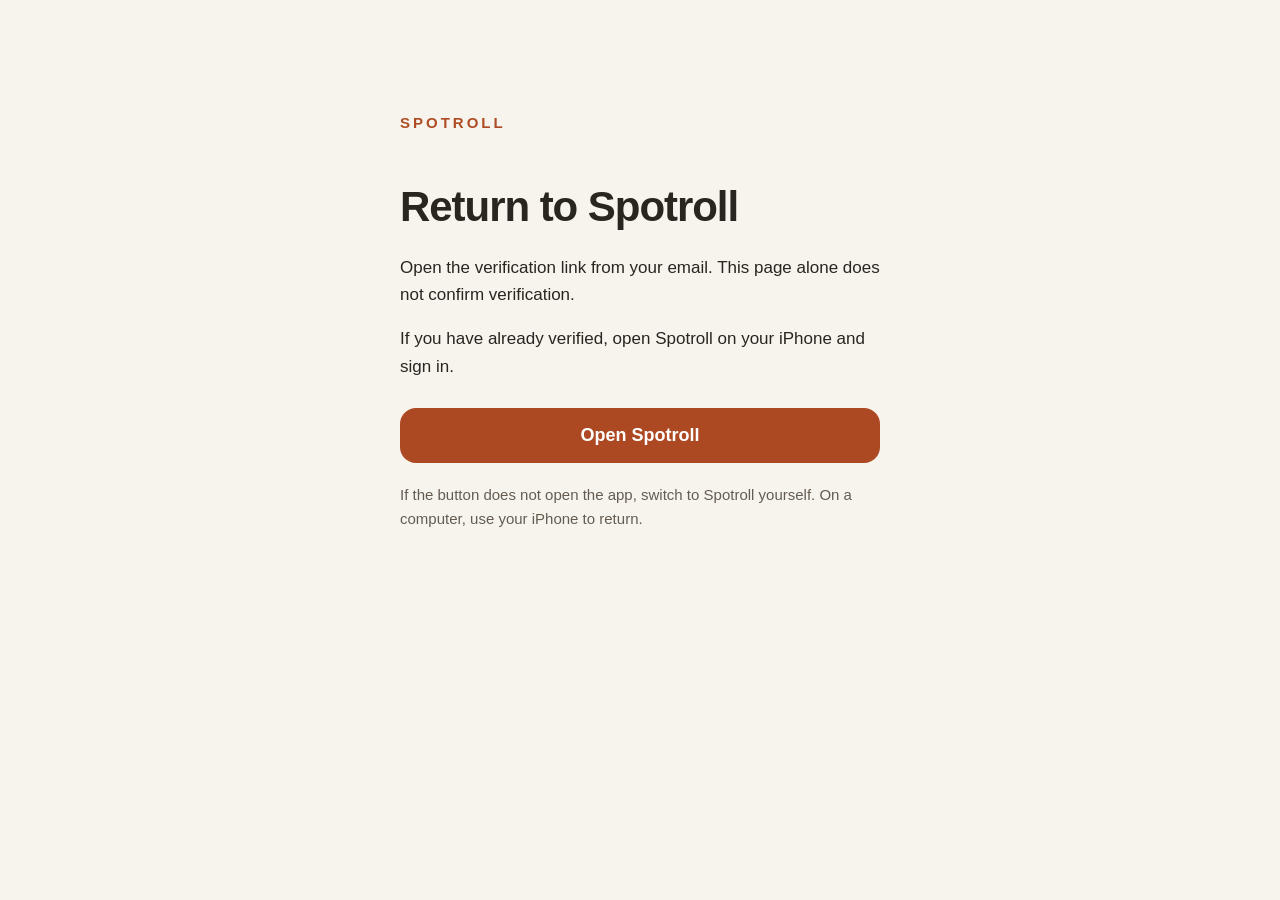
<file: index.html>
<!doctype html>
<html lang="en"><head><meta charset="utf-8"><meta name="viewport" content="width=device-width, initial-scale=1">
<meta name="referrer" content="no-referrer"><meta name="robots" content="noindex, nofollow">
<meta http-equiv="Content-Security-Policy" content="default-src 'none'; style-src 'self'; base-uri 'none'; form-action 'none'">
<title>Return to Spotroll</title><link rel="stylesheet" href="verify/style.css"></head>
<body><main><p class="brand">SPOTROLL</p><h1>Return to Spotroll</h1><p>Open the verification link from your email. This page alone does not confirm verification.</p>
<p>If you have already verified, open Spotroll on your iPhone and sign in.</p><a class="button" href="scrapi://auth-callback">Open Spotroll</a>
<p class="help">If the button does not open the app, switch to Spotroll yourself. On a computer, use your iPhone to return.</p></main></body></html>
</file>
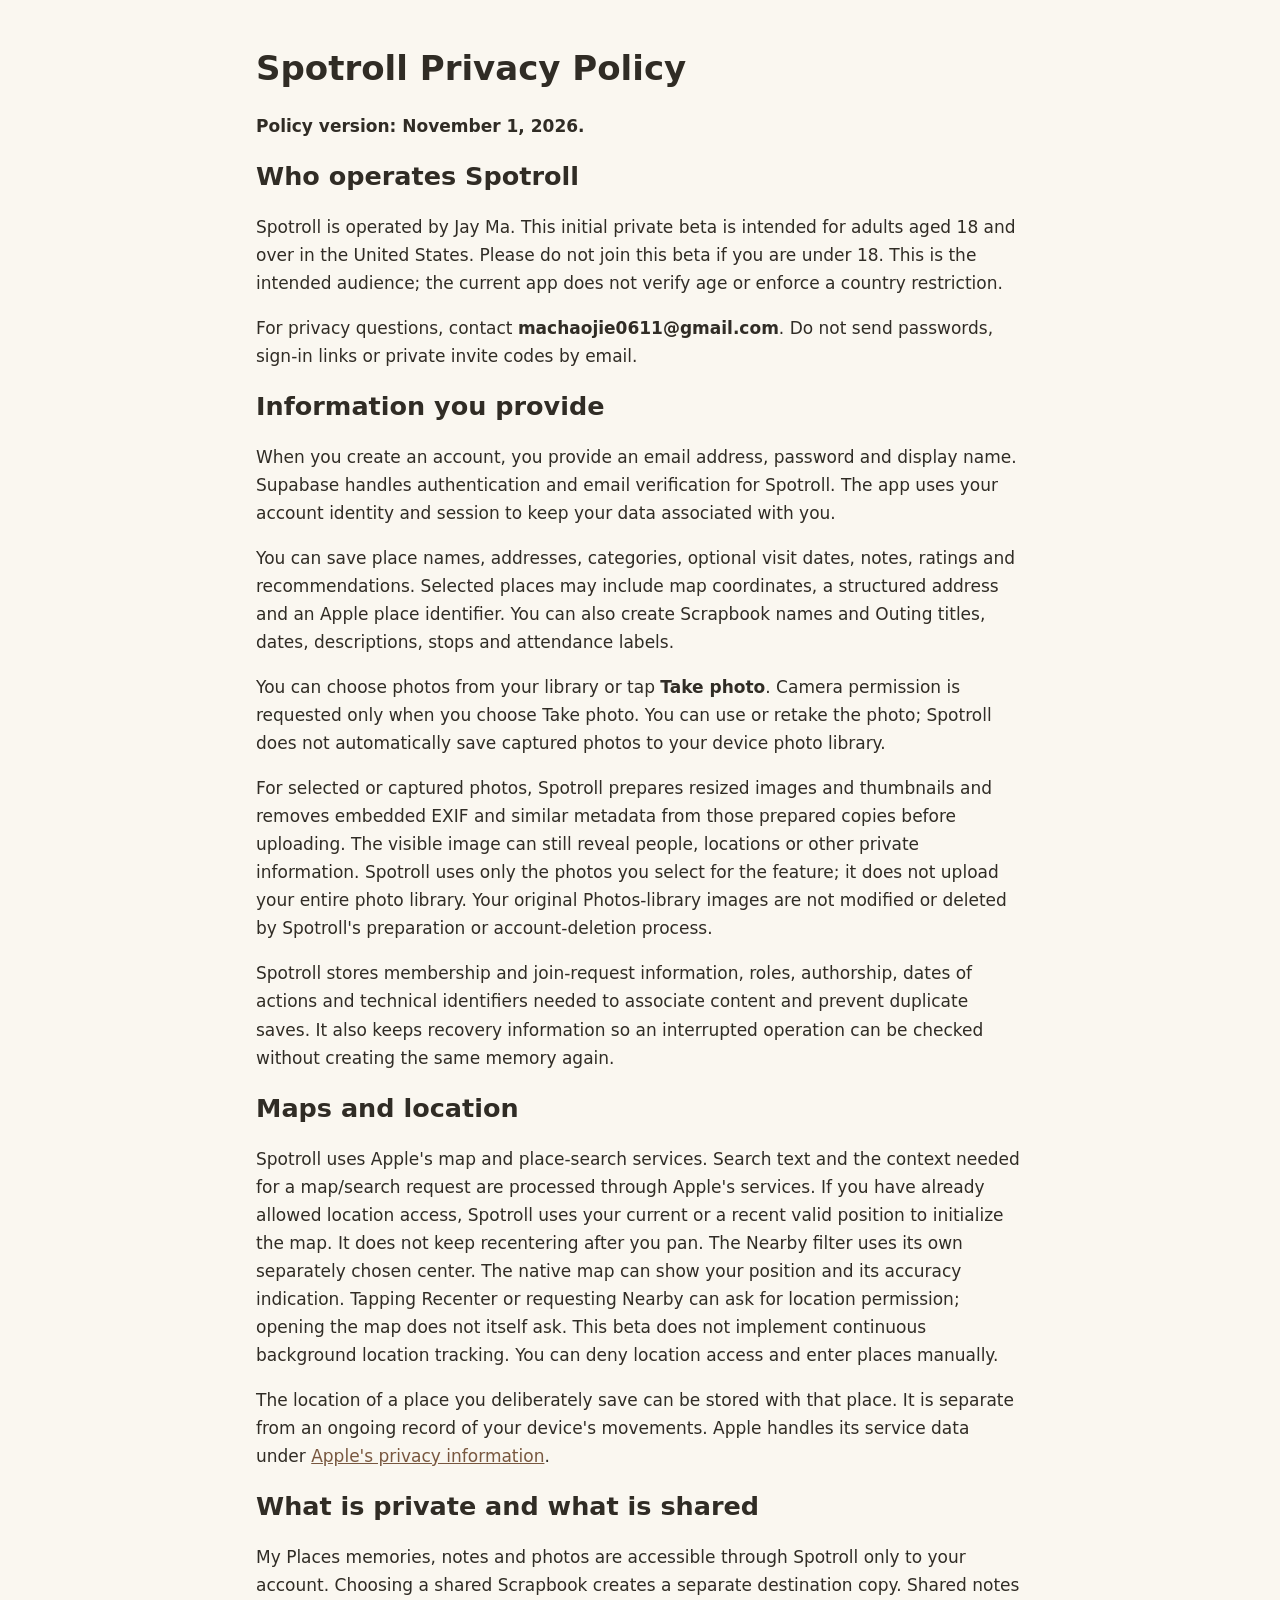
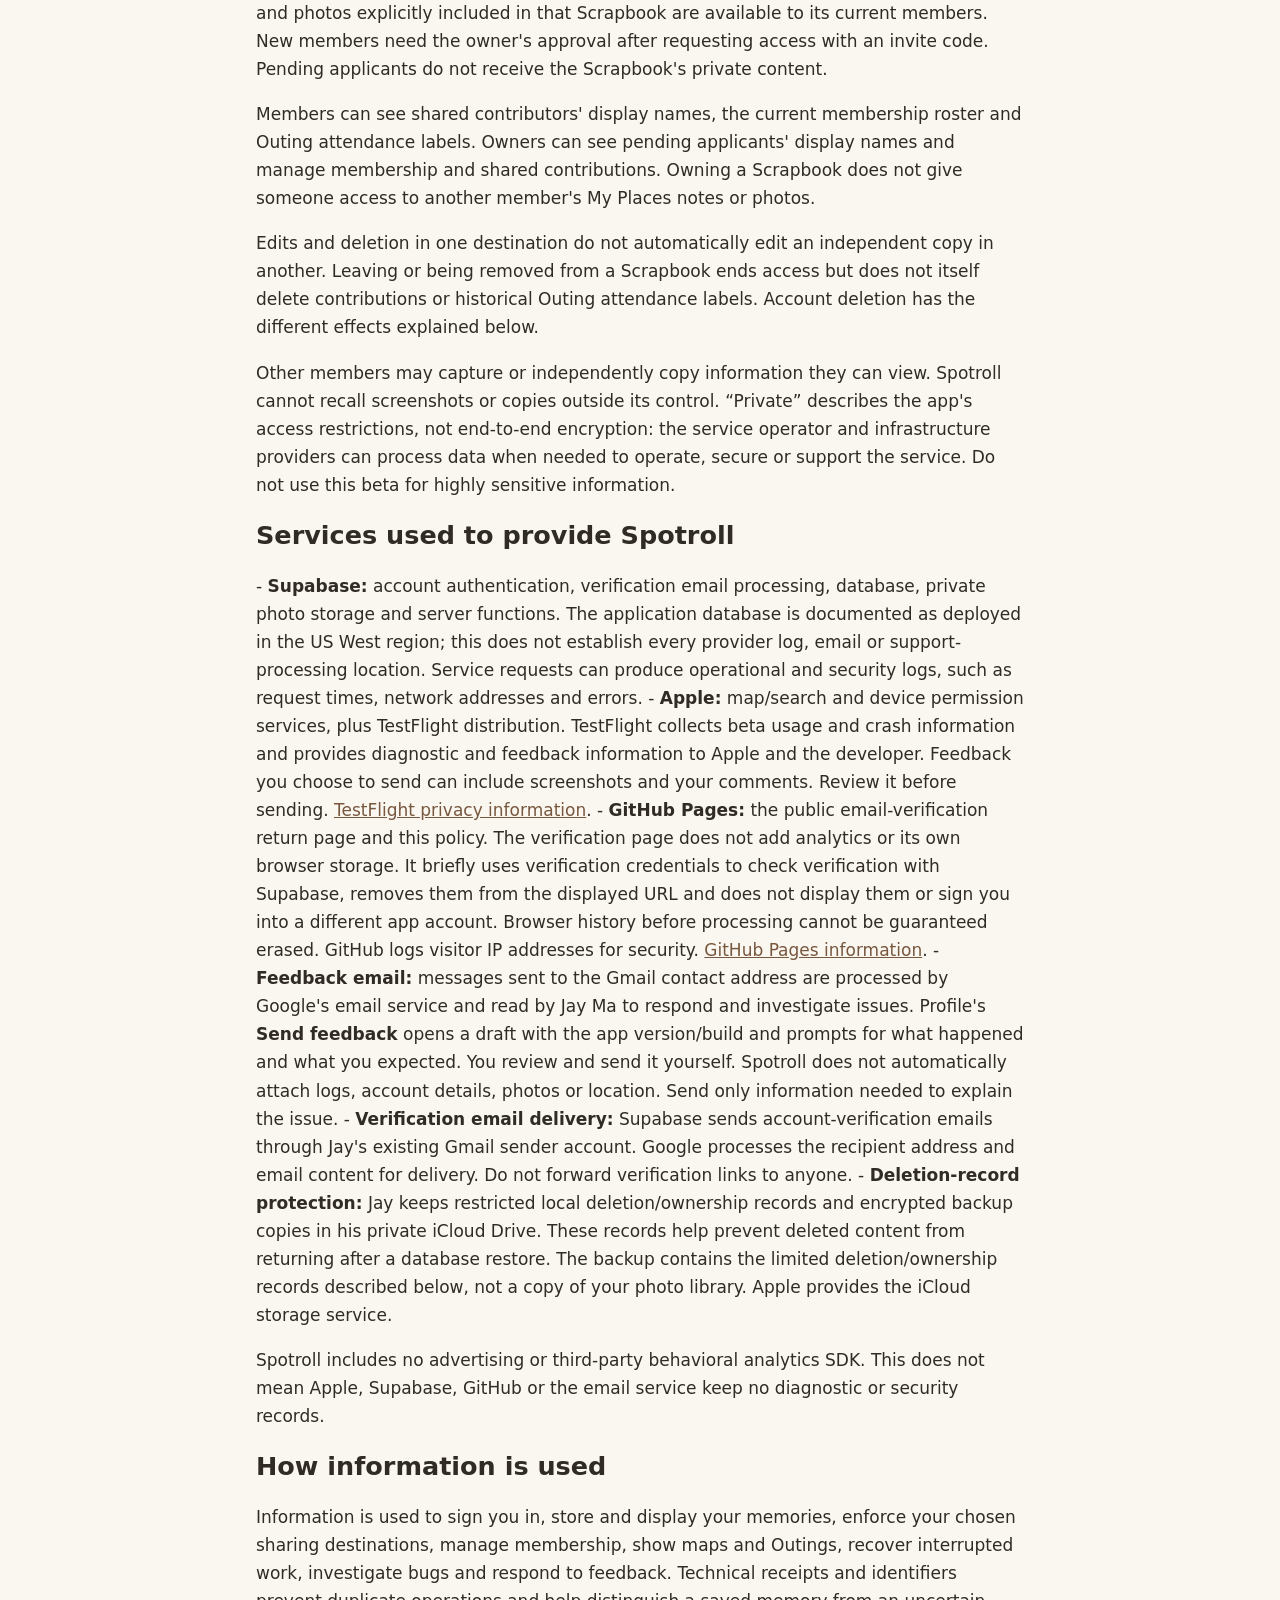
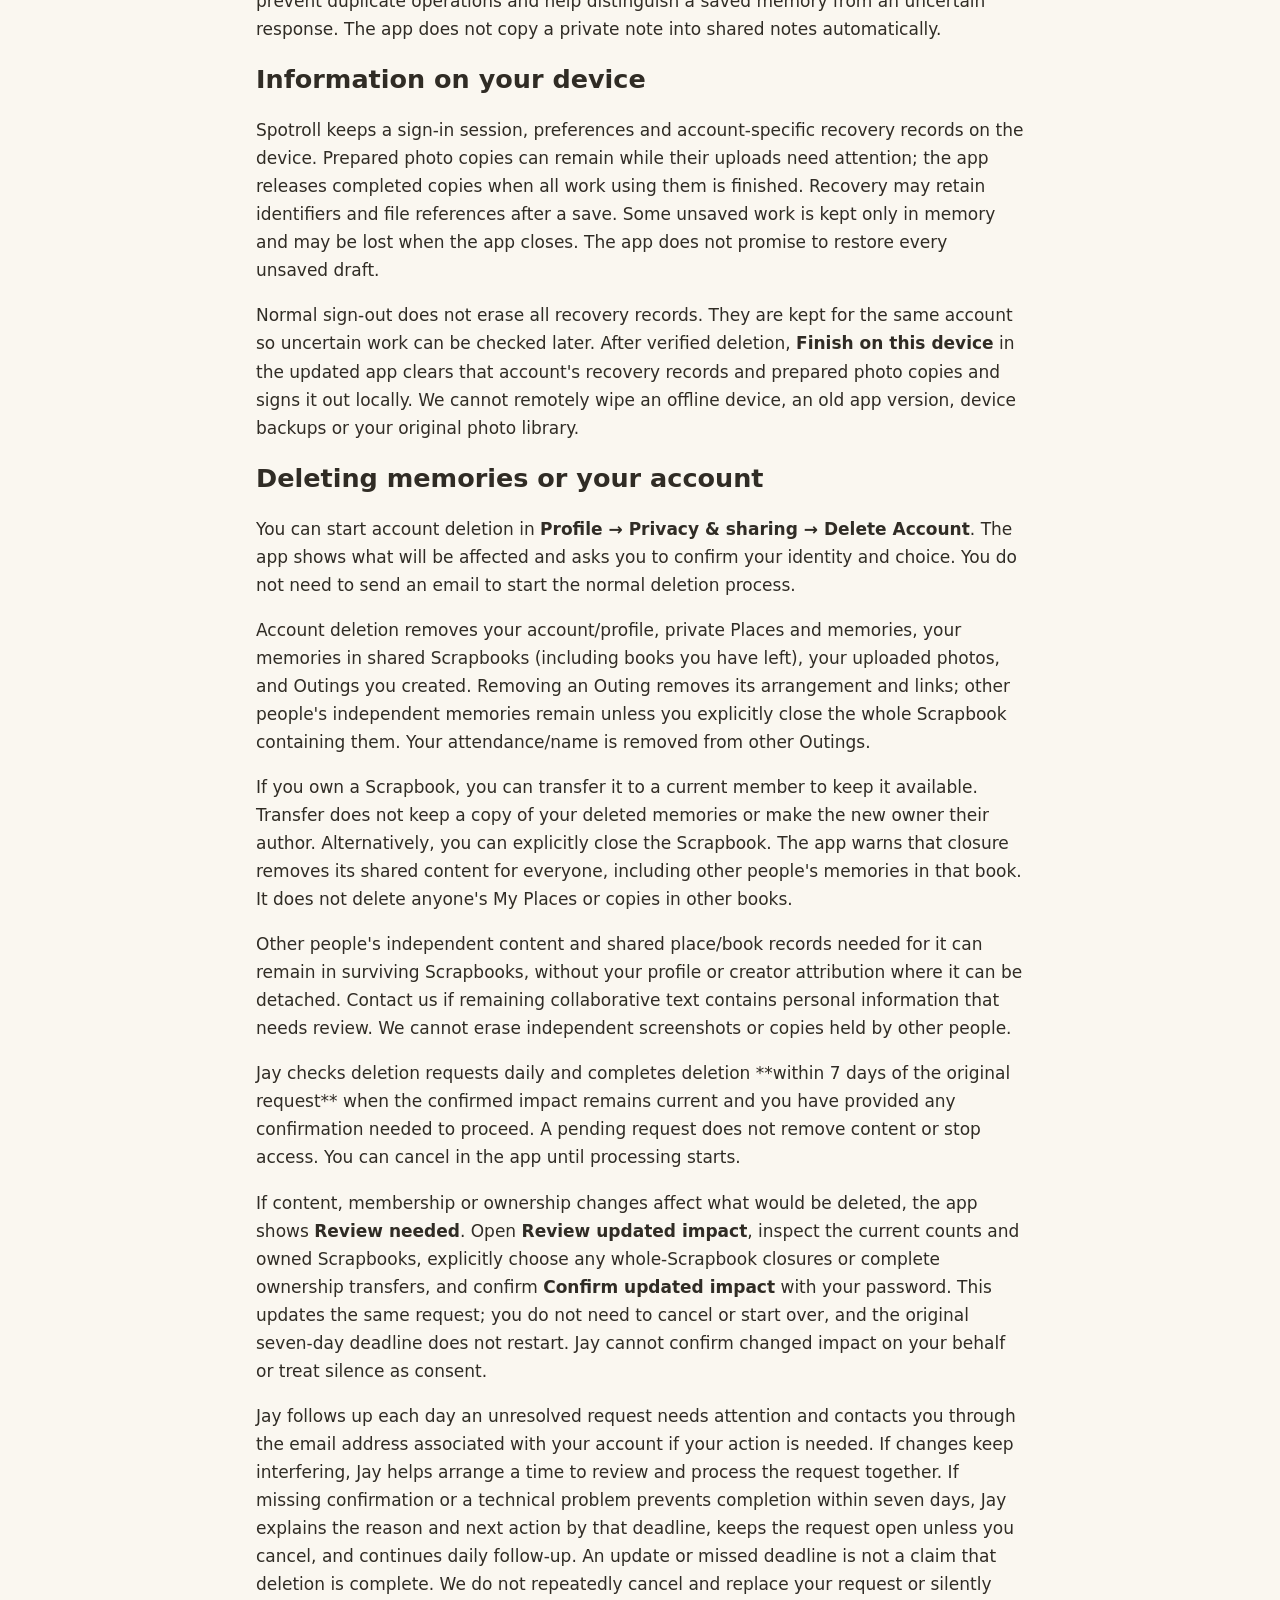
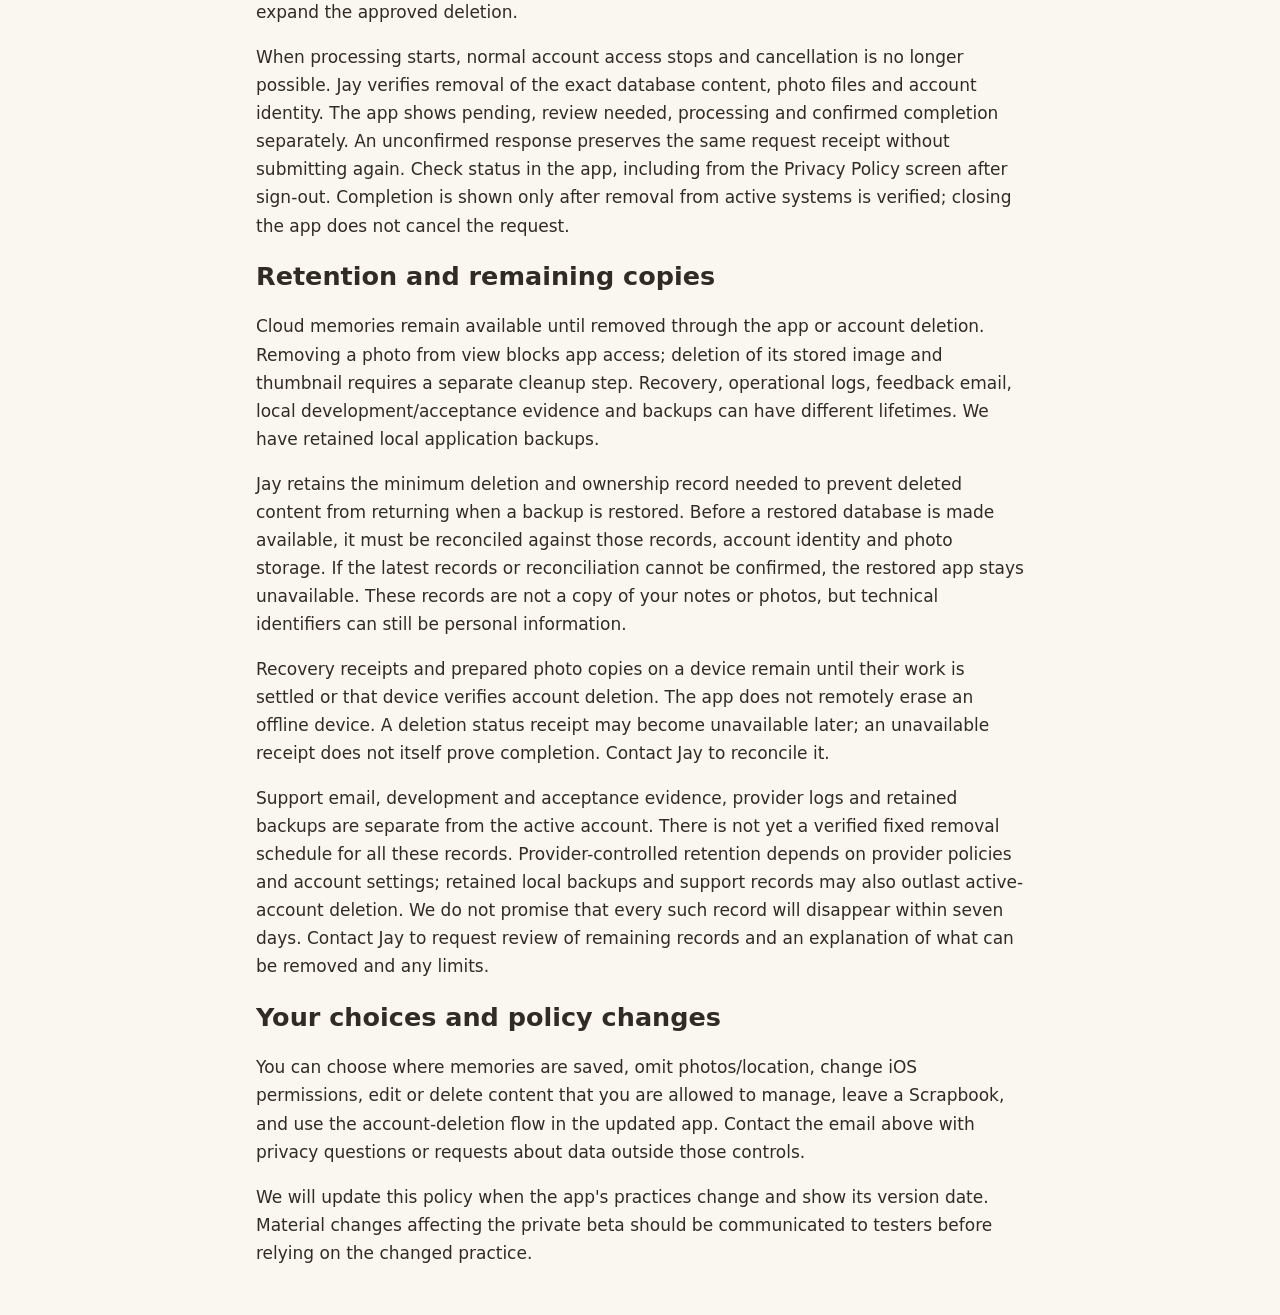
<file: privacy/index.html>
<!doctype html><html lang="en"><meta charset="utf-8"><meta name="viewport" content="width=device-width,initial-scale=1"><meta http-equiv="Content-Security-Policy" content="default-src 'none'; style-src 'unsafe-inline'; base-uri 'none'; form-action 'none'"><title>Spotroll Privacy Policy</title><style>body{max-width:48rem;margin:3rem auto;padding:0 1.4rem;font:17px/1.65 system-ui;color:#302c25;background:#faf7f0}h1,h2{line-height:1.2}a{color:#78573f}</style><main><h1>Spotroll Privacy Policy</h1><p><strong>Policy version: November 1, 2026.</strong></p><h2>Who operates Spotroll</h2><p>Spotroll is operated by Jay Ma. This initial private beta is intended for adults aged 18 and over in the United States. Please do not join this beta if you are under 18. This is the intended audience; the current app does not verify age or enforce a country restriction.</p><p>For privacy questions, contact <strong>machaojie0611@gmail.com</strong>. Do not send passwords, sign-in links or private invite codes by email.</p><h2>Information you provide</h2><p>When you create an account, you provide an email address, password and display name. Supabase handles authentication and email verification for Spotroll. The app uses your account identity and session to keep your data associated with you.</p><p>You can save place names, addresses, categories, optional visit dates, notes, ratings and recommendations. Selected places may include map coordinates, a structured address and an Apple place identifier. You can also create Scrapbook names and Outing titles, dates, descriptions, stops and attendance labels.</p><p>You can choose photos from your library or tap <strong>Take photo</strong>. Camera permission is requested only when you choose Take photo. You can use or retake the photo; Spotroll does not automatically save captured photos to your device photo library.</p><p>For selected or captured photos, Spotroll prepares resized images and thumbnails and removes embedded EXIF and similar metadata from those prepared copies before uploading. The visible image can still reveal people, locations or other private information. Spotroll uses only the photos you select for the feature; it does not upload your entire photo library. Your original Photos-library images are not modified or deleted by Spotroll&#x27;s preparation or account-deletion process.</p><p>Spotroll stores membership and join-request information, roles, authorship, dates of actions and technical identifiers needed to associate content and prevent duplicate saves. It also keeps recovery information so an interrupted operation can be checked without creating the same memory again.</p><h2>Maps and location</h2><p>Spotroll uses Apple&#x27;s map and place-search services. Search text and the context needed for a map/search request are processed through Apple&#x27;s services. If you have already allowed location access, Spotroll uses your current or a recent valid position to initialize the map. It does not keep recentering after you pan. The Nearby filter uses its own separately chosen center. The native map can show your position and its accuracy indication. Tapping Recenter or requesting Nearby can ask for location permission; opening the map does not itself ask. This beta does not implement continuous background location tracking. You can deny location access and enter places manually.</p><p>The location of a place you deliberately save can be stored with that place. It is separate from an ongoing record of your device&#x27;s movements. Apple handles its service data under <a href="https://www.apple.com/legal/privacy/data/en/apple-maps/" rel="noreferrer">Apple&#x27;s privacy information</a>.</p><h2>What is private and what is shared</h2><p>My Places memories, notes and photos are accessible through Spotroll only to your account. Choosing a shared Scrapbook creates a separate destination copy. Shared notes and photos explicitly included in that Scrapbook are available to its current members. New members need the owner&#x27;s approval after requesting access with an invite code. Pending applicants do not receive the Scrapbook&#x27;s private content.</p><p>Members can see shared contributors&#x27; display names, the current membership roster and Outing attendance labels. Owners can see pending applicants&#x27; display names and manage membership and shared contributions. Owning a Scrapbook does not give someone access to another member&#x27;s My Places notes or photos.</p><p>Edits and deletion in one destination do not automatically edit an independent copy in another. Leaving or being removed from a Scrapbook ends access but does not itself delete contributions or historical Outing attendance labels. Account deletion has the different effects explained below.</p><p>Other members may capture or independently copy information they can view. Spotroll cannot recall screenshots or copies outside its control. “Private” describes the app&#x27;s access restrictions, not end-to-end encryption: the service operator and infrastructure providers can process data when needed to operate, secure or support the service. Do not use this beta for highly sensitive information.</p><h2>Services used to provide Spotroll</h2><p>- <strong>Supabase:</strong> account authentication, verification email processing, database,   private photo storage and server functions. The application database is documented as deployed in the US West region; this   does not establish every provider log,   email or support-processing location. Service requests can produce operational   and security logs, such as request times, network addresses and errors. - <strong>Apple:</strong> map/search and device permission services, plus TestFlight distribution.   TestFlight collects beta usage and crash information and provides diagnostic and   feedback information to Apple and the developer. Feedback you choose to send can   include screenshots and your comments. Review it before sending.   <a href="https://www.apple.com/legal/privacy/data/en/test-flight/" rel="noreferrer">TestFlight privacy information</a>. - <strong>GitHub Pages:</strong> the public email-verification return page and this policy. The verification page does not add analytics or its own browser   storage. It briefly uses verification credentials to check verification with   Supabase, removes them from the displayed URL and does not display them or sign   you into a different app account. Browser history before processing cannot be   guaranteed erased. GitHub logs visitor IP addresses for security.   <a href="https://docs.github.com/en/pages/getting-started-with-github-pages/what-is-github-pages" rel="noreferrer">GitHub Pages information</a>. - <strong>Feedback email:</strong> messages sent to the Gmail contact address are processed by   Google&#x27;s email service and read by Jay Ma to respond and investigate issues.   Profile&#x27;s <strong>Send feedback</strong> opens a draft with the app version/build and prompts   for what happened and what you expected. You review and send it yourself. Spotroll   does not automatically attach logs, account details, photos or location. Send   only information needed to explain the issue. - <strong>Verification email delivery:</strong> Supabase sends account-verification emails through   Jay&#x27;s existing Gmail sender account. Google processes the recipient address and   email content for delivery. Do not forward verification links to anyone. - <strong>Deletion-record protection:</strong> Jay keeps restricted local deletion/ownership   records and encrypted backup copies in his private iCloud Drive. These records   help prevent deleted content from returning after a database restore. The backup   contains the limited deletion/ownership records described below, not a copy of   your photo library. Apple provides the iCloud storage service.</p><p>Spotroll includes no advertising or third-party behavioral analytics SDK. This does not mean Apple, Supabase, GitHub or the email service keep no diagnostic or security records.</p><h2>How information is used</h2><p>Information is used to sign you in, store and display your memories, enforce your chosen sharing destinations, manage membership, show maps and Outings, recover interrupted work, investigate bugs and respond to feedback. Technical receipts and identifiers prevent duplicate operations and help distinguish a saved memory from an uncertain response. The app does not copy a private note into shared notes automatically.</p><h2>Information on your device</h2><p>Spotroll keeps a sign-in session, preferences and account-specific recovery records on the device. Prepared photo copies can remain while their uploads need attention; the app releases completed copies when all work using them is finished. Recovery may retain identifiers and file references after a save. Some unsaved work is kept only in memory and may be lost when the app closes. The app does not promise to restore every unsaved draft.</p><p>Normal sign-out does not erase all recovery records. They are kept for the same account so uncertain work can be checked later. After verified deletion, <strong>Finish on this device</strong> in the updated app clears that account&#x27;s recovery records and prepared photo copies and signs it out locally. We cannot remotely wipe an offline device, an old app version, device backups or your original photo library.</p><h2>Deleting memories or your account</h2><p>You can start account deletion in <strong>Profile → Privacy &amp; sharing → Delete Account</strong>. The app shows what will be affected and asks you to confirm your identity and choice. You do not need to send an email to start the normal deletion process.</p><p>Account deletion removes your account/profile, private Places and memories, your memories in shared Scrapbooks (including books you have left), your uploaded photos, and Outings you created. Removing an Outing removes its arrangement and links; other people&#x27;s independent memories remain unless you explicitly close the whole Scrapbook containing them. Your attendance/name is removed from other Outings.</p><p>If you own a Scrapbook, you can transfer it to a current member to keep it available. Transfer does not keep a copy of your deleted memories or make the new owner their author. Alternatively, you can explicitly close the Scrapbook. The app warns that closure removes its shared content for everyone, including other people&#x27;s memories in that book. It does not delete anyone&#x27;s My Places or copies in other books.</p><p>Other people&#x27;s independent content and shared place/book records needed for it can remain in surviving Scrapbooks, without your profile or creator attribution where it can be detached. Contact us if remaining collaborative text contains personal information that needs review. We cannot erase independent screenshots or copies held by other people.</p><p>Jay checks deletion requests daily and completes deletion **within 7 days of the original request** when the confirmed impact remains current and you have provided any confirmation needed to proceed. A pending request does not remove content or stop access. You can cancel in the app until processing starts.</p><p>If content, membership or ownership changes affect what would be deleted, the app shows <strong>Review needed</strong>. Open <strong>Review updated impact</strong>, inspect the current counts and owned Scrapbooks, explicitly choose any whole-Scrapbook closures or complete ownership transfers, and confirm <strong>Confirm updated impact</strong> with your password. This updates the same request; you do not need to cancel or start over, and the original seven-day deadline does not restart. Jay cannot confirm changed impact on your behalf or treat silence as consent.</p><p>Jay follows up each day an unresolved request needs attention and contacts you through the email address associated with your account if your action is needed. If changes keep interfering, Jay helps arrange a time to review and process the request together. If missing confirmation or a technical problem prevents completion within seven days, Jay explains the reason and next action by that deadline, keeps the request open unless you cancel, and continues daily follow-up. An update or missed deadline is not a claim that deletion is complete. We do not repeatedly cancel and replace your request or silently expand the approved deletion.</p><p>When processing starts, normal account access stops and cancellation is no longer possible. Jay verifies removal of the exact database content, photo files and account identity. The app shows pending, review needed, processing and confirmed completion separately. An unconfirmed response preserves the same request receipt without submitting again. Check status in the app, including from the Privacy Policy screen after sign-out. Completion is shown only after removal from active systems is verified; closing the app does not cancel the request.</p><h2>Retention and remaining copies</h2><p>Cloud memories remain available until removed through the app or account deletion. Removing a photo from view blocks app access; deletion of its stored image and thumbnail requires a separate cleanup step. Recovery, operational logs, feedback email, local development/acceptance evidence and backups can have different lifetimes. We have retained local application backups.</p><p>Jay retains the minimum deletion and ownership record needed to prevent deleted content from returning when a backup is restored. Before a restored database is made available, it must be reconciled against those records, account identity and photo storage. If the latest records or reconciliation cannot be confirmed, the restored app stays unavailable. These records are not a copy of your notes or photos, but technical identifiers can still be personal information.</p><p>Recovery receipts and prepared photo copies on a device remain until their work is settled or that device verifies account deletion. The app does not remotely erase an offline device. A deletion status receipt may become unavailable later; an unavailable receipt does not itself prove completion. Contact Jay to reconcile it.</p><p>Support email, development and acceptance evidence, provider logs and retained backups are separate from the active account. There is not yet a verified fixed removal schedule for all these records. Provider-controlled retention depends on provider policies and account settings; retained local backups and support records may also outlast active-account deletion. We do not promise that every such record will disappear within seven days. Contact Jay to request review of remaining records and an explanation of what can be removed and any limits.</p><h2>Your choices and policy changes</h2><p>You can choose where memories are saved, omit photos/location, change iOS permissions, edit or delete content that you are allowed to manage, leave a Scrapbook, and use the account-deletion flow in the updated app. Contact the email above with privacy questions or requests about data outside those controls.</p><p>We will update this policy when the app&#x27;s practices change and show its version date. Material changes affecting the private beta should be communicated to testers before relying on the changed practice.</p></main></html>
</file>
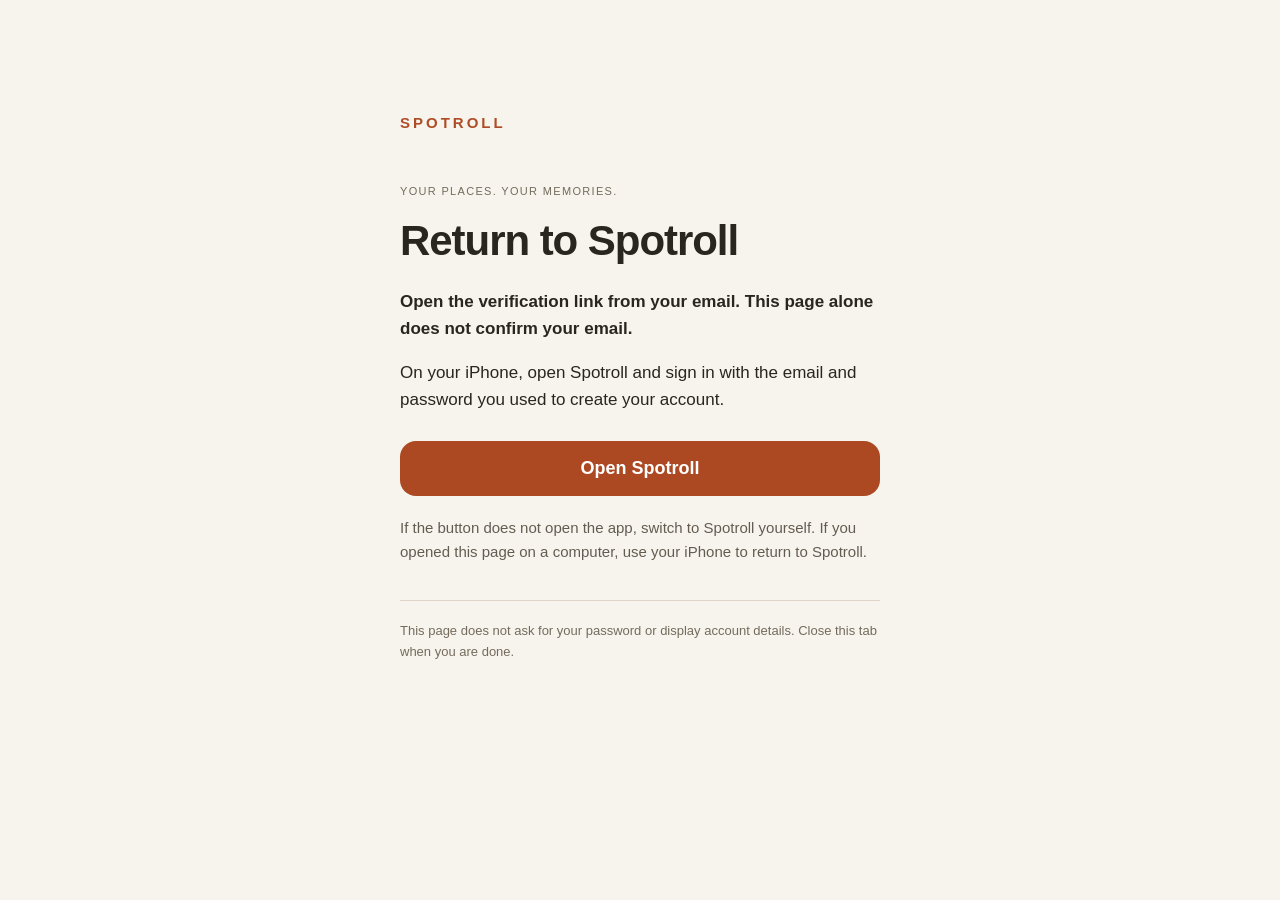
<file: verify-beta/index.html>
<!doctype html>
<html lang="en">
<head>
<meta charset="utf-8">
<meta name="viewport" content="width=device-width, initial-scale=1">
<meta name="referrer" content="no-referrer">
<meta name="robots" content="noindex, nofollow">
<meta http-equiv="Content-Security-Policy" content="default-src 'none'; script-src 'self'; style-src 'self'; connect-src 'self' https://dibzmisddpqqmjqmtbyu.supabase.co; img-src 'none'; base-uri 'none'; form-action 'none'">
<title>Return to Spotroll</title>
<!-- Blocking script clears credentials before any other resources load. -->
<script src="landing.js"></script>
<link rel="stylesheet" href="style.css">
</head>
<body>
<main>
<p class="brand">SPOTROLL</p>
<p class="eyebrow">YOUR PLACES. YOUR MEMORIES.</p>
<h1 id="title">Return to Spotroll</h1>
<p id="status" role="status" aria-live="polite">Open the verification link from your email. This page alone does not confirm your email.</p>
<p>On your iPhone, open Spotroll and sign in with the email and password you used to create your account.</p>
<a class="button" href="scrapi://auth-callback">Open Spotroll</a>
<p class="help">If the button does not open the app, switch to Spotroll yourself. If you opened this page on a computer, use your iPhone to return to Spotroll.</p>
<p class="privacy">This page does not ask for your password or display account details. Close this tab when you are done.</p>
<noscript><p>JavaScript is disabled, so this page cannot check verification. Return to Spotroll and sign in. Do not copy or share the email link or this browser address.</p></noscript>
</main>
</body>
</html>
</file>
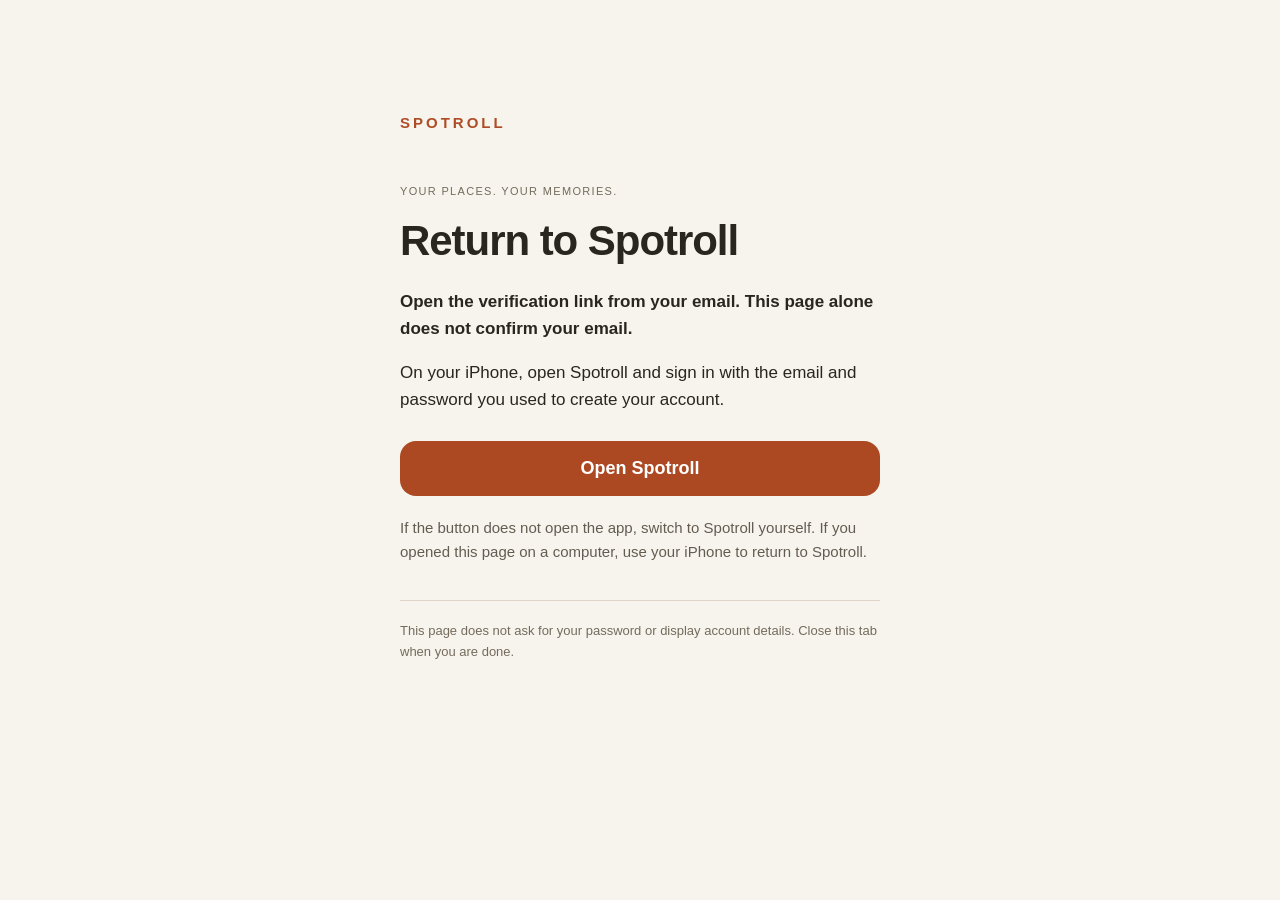
<file: verify/index.html>
<!doctype html>
<html lang="en">
<head>
<meta charset="utf-8">
<meta name="viewport" content="width=device-width, initial-scale=1">
<meta name="referrer" content="no-referrer">
<meta name="robots" content="noindex, nofollow">
<meta http-equiv="Content-Security-Policy" content="default-src 'none'; script-src 'self'; style-src 'self'; connect-src 'self' https://dfqnmfyfitqhshlqecrv.supabase.co; img-src 'none'; base-uri 'none'; form-action 'none'">
<title>Return to Spotroll</title>
<!-- Blocking script clears credentials before any other resources load. -->
<script src="landing.js"></script>
<link rel="stylesheet" href="style.css">
</head>
<body>
<main>
<p class="brand">SPOTROLL</p>
<p class="eyebrow">YOUR PLACES. YOUR MEMORIES.</p>
<h1 id="title">Return to Spotroll</h1>
<p id="status" role="status" aria-live="polite">Open the verification link from your email. This page alone does not confirm your email.</p>
<p>On your iPhone, open Spotroll and sign in with the email and password you used to create your account.</p>
<a class="button" href="scrapi://auth-callback">Open Spotroll</a>
<p class="help">If the button does not open the app, switch to Spotroll yourself. If you opened this page on a computer, use your iPhone to return to Spotroll.</p>
<p class="privacy">This page does not ask for your password or display account details. Close this tab when you are done.</p>
<noscript><p>JavaScript is disabled, so this page cannot check verification. Return to Spotroll and sign in. Do not copy or share the email link or this browser address.</p></noscript>
</main>
</body>
</html>
</file>
<file: verify/style.css>
:root { color-scheme: light; font-family: -apple-system, BlinkMacSystemFont, "Segoe UI", sans-serif; color: #29251f; background: #f7f4ee; }
* { box-sizing: border-box; }
body { margin: 0; padding: 48px 24px; }
main { max-width: 480px; margin: 7vh auto; }
.brand { color: #ae4d25; font-size: 15px; font-weight: 750; letter-spacing: .2em; margin-bottom: 48px; }
.eyebrow { font-size: 11px; letter-spacing: .12em; color: #746b5c; }
h1 { font-size: clamp(30px, 8vw, 42px); line-height: 1.12; letter-spacing: -.025em; margin: 16px 0 24px; }
p { font-size: 17px; line-height: 1.6; }
#status { font-weight: 550; }
.button { display: block; text-align: center; margin: 28px 0 20px; padding: 17px 24px; background: #ad4922; color: white; border-radius: 16px; text-decoration: none; font-weight: 650; font-size: 18px; }
.button:focus-visible { outline: 3px solid #29251f; outline-offset: 4px; }
.help { color: #645c51; font-size: 15px; }
.privacy { border-top: 1px solid #dcd5c8; margin-top: 36px; padding-top: 20px; color: #746b5c; font-size: 13px; }
@media (max-width: 430px) { main { margin: 0 auto; } .brand { margin-bottom: 32px; } }
</file>
<file: verify-beta/style.css>
:root { color-scheme: light; font-family: -apple-system, BlinkMacSystemFont, "Segoe UI", sans-serif; color: #29251f; background: #f7f4ee; }
* { box-sizing: border-box; }
body { margin: 0; padding: 48px 24px; }
main { max-width: 480px; margin: 7vh auto; }
.brand { color: #ae4d25; font-size: 15px; font-weight: 750; letter-spacing: .2em; margin-bottom: 48px; }
.eyebrow { font-size: 11px; letter-spacing: .12em; color: #746b5c; }
h1 { font-size: clamp(30px, 8vw, 42px); line-height: 1.12; letter-spacing: -.025em; margin: 16px 0 24px; }
p { font-size: 17px; line-height: 1.6; }
#status { font-weight: 550; }
.button { display: block; text-align: center; margin: 28px 0 20px; padding: 17px 24px; background: #ad4922; color: white; border-radius: 16px; text-decoration: none; font-weight: 650; font-size: 18px; }
.button:focus-visible { outline: 3px solid #29251f; outline-offset: 4px; }
.help { color: #645c51; font-size: 15px; }
.privacy { border-top: 1px solid #dcd5c8; margin-top: 36px; padding-top: 20px; color: #746b5c; font-size: 13px; }
@media (max-width: 430px) { main { margin: 0 auto; } .brand { margin-bottom: 32px; } }
</file>
